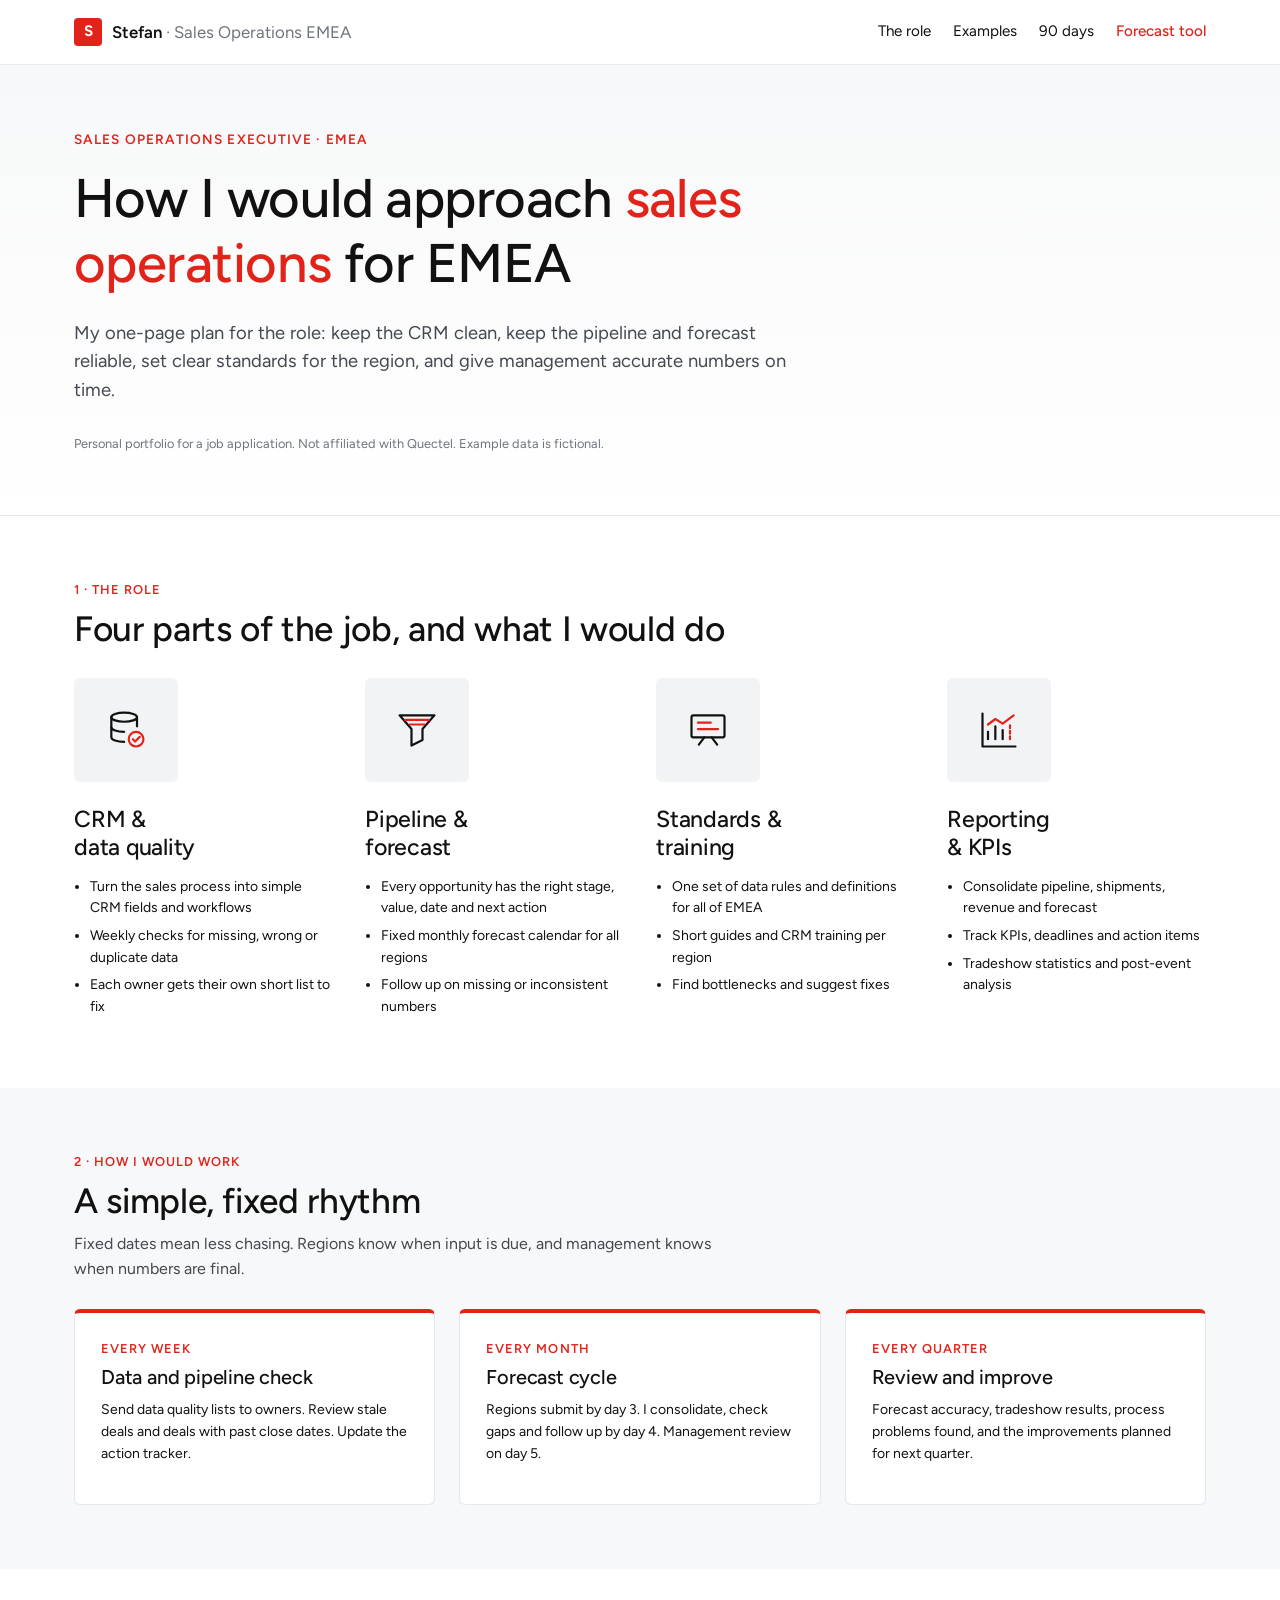
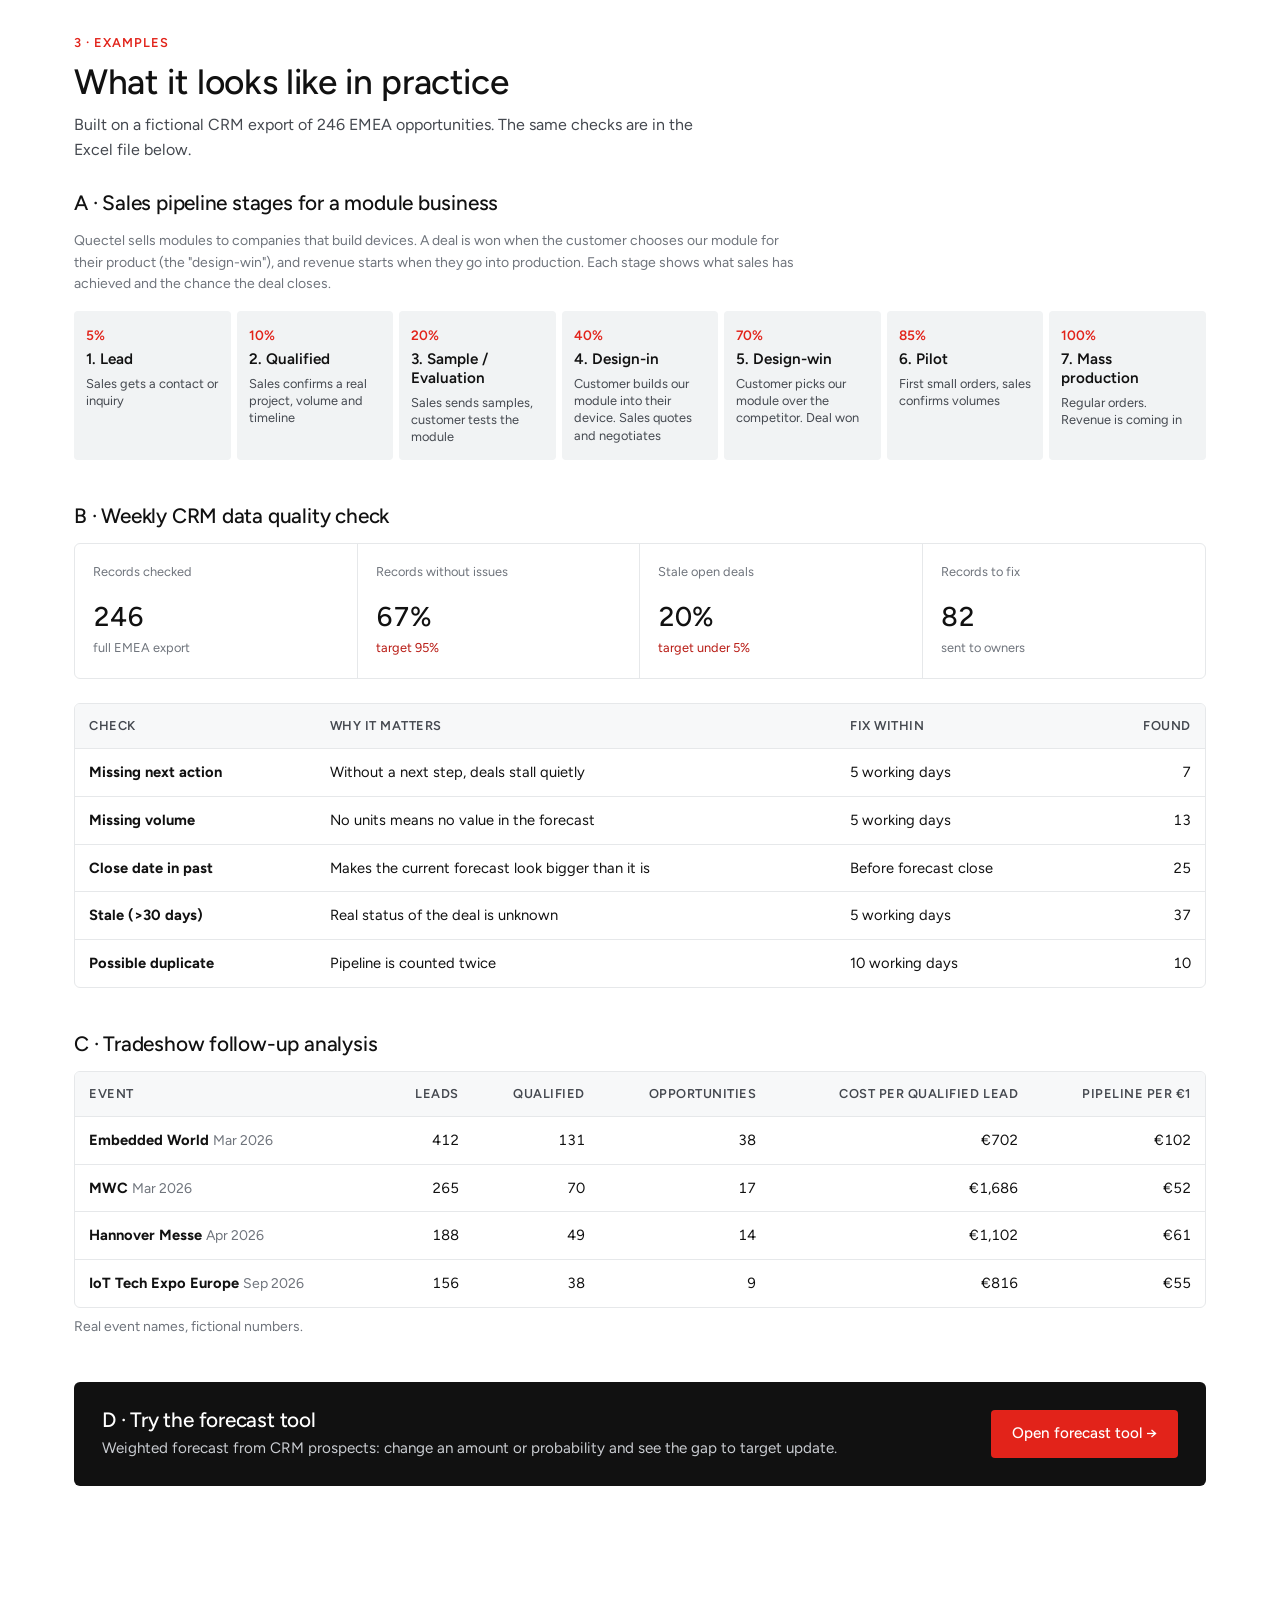
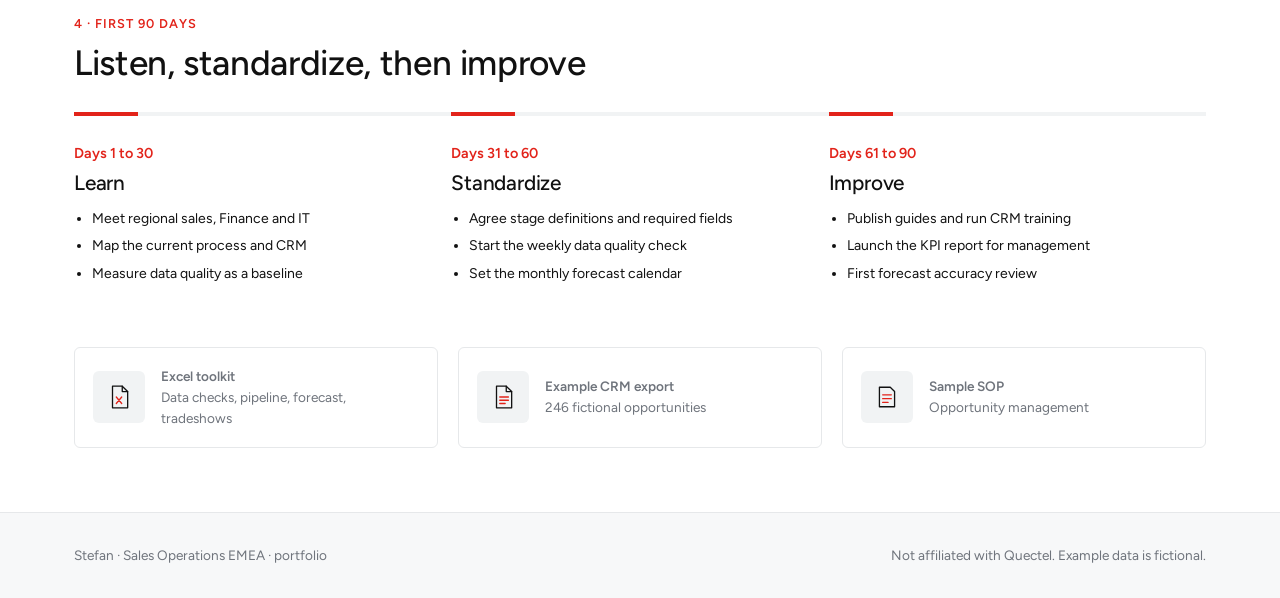
<file: index.html>
<!doctype html>
<html lang="en">
<head>
<meta charset="utf-8">
<meta name="viewport" content="width=device-width, initial-scale=1">
<title>EMEA Sales Ops Playbook</title>
<meta name="description" content="How I would approach the Sales Operations Executive EMEA role: CRM, data quality, pipeline, forecasting, standards and reporting.">
<link rel="preconnect" href="https://fonts.googleapis.com">
<link rel="preconnect" href="https://fonts.gstatic.com" crossorigin>
<link href="https://fonts.googleapis.com/css2?family=Figtree:wght@400;500;600;700&display=swap" rel="stylesheet">
<link rel="stylesheet" href="assets/styles.css">
</head>
<body>

<svg width="0" height="0" style="position:absolute" aria-hidden="true">
  <defs>
    <symbol id="i-quality" viewBox="0 0 48 48" fill="none" stroke-width="2.4" stroke-linecap="round" stroke-linejoin="round">
      <ellipse cx="22" cy="10" rx="14" ry="5" stroke="#111"/>
      <path d="M8 10v22c0 2.8 6.3 5 14 5M36 10v10" stroke="#111"/>
      <path d="M8 21c0 2.8 6.3 5 14 5" stroke="#111"/>
      <circle cx="35" cy="34" r="8" stroke="#e2231a"/>
      <path d="M31.5 34l2.5 2.5 5-5" stroke="#e2231a"/>
    </symbol>
    <symbol id="i-pipeline" viewBox="0 0 48 48" fill="none" stroke-width="2.4" stroke-linecap="round" stroke-linejoin="round">
      <path d="M5 8h38l-13 15v12l-12 6V23L5 8z" stroke="#111"/>
      <path d="M11 13h26M16 18h16" stroke="#e2231a"/>
    </symbol>
    <symbol id="i-train" viewBox="0 0 48 48" fill="none" stroke-width="2.4" stroke-linecap="round" stroke-linejoin="round">
      <rect x="6" y="8" width="36" height="24" rx="2" stroke="#111"/>
      <path d="M14 40l6-8M34 40l-6-8" stroke="#111"/>
      <path d="M13 16h14M13 23h22" stroke="#e2231a"/>
    </symbol>
    <symbol id="i-forecast" viewBox="0 0 48 48" fill="none" stroke-width="2.4" stroke-linecap="round" stroke-linejoin="round">
      <path d="M6 6v36h36" stroke="#111"/>
      <path d="M12 34V26M20 34V20M28 34V24" stroke="#111"/>
      <path d="M12 18l8-6 8 5 12-9" stroke="#e2231a"/>
      <path d="M36 34V16" stroke="#e2231a" stroke-dasharray="3 3"/>
    </symbol>
    <symbol id="i-xls" viewBox="0 0 48 48" fill="none" stroke-width="2.4" stroke-linecap="round" stroke-linejoin="round">
      <path d="M12 4h18l10 10v30H12z" stroke="#111"/>
      <path d="M30 4v10h10" stroke="#111"/>
      <path d="M19 24l10 12M29 24L19 36" stroke="#e2231a"/>
    </symbol>
    <symbol id="i-csv" viewBox="0 0 48 48" fill="none" stroke-width="2.4" stroke-linecap="round" stroke-linejoin="round">
      <path d="M12 4h18l10 10v30H12z" stroke="#111"/>
      <path d="M30 4v10h10" stroke="#111"/>
      <path d="M18 24h16M18 30h16M18 36h10" stroke="#e2231a"/>
    </symbol>
    <symbol id="i-doc" viewBox="0 0 48 48" fill="none" stroke-width="2.4" stroke-linecap="round" stroke-linejoin="round">
      <path d="M10 6h20l8 8v28H10z" stroke="#111"/>
      <path d="M16 20h16M16 27h16M16 34h10" stroke="#e2231a"/>
    </symbol>
  </defs>
</svg>

<header class="topbar">
  <div class="wrap">
    <a class="brand" href="#top">
      <span class="brand-mark">S</span>
      <span>Stefan <span class="sub">· Sales Operations EMEA</span></span>
    </a>
    <nav class="top-links">
      <a href="#role">The role</a>
      <a href="#examples">Examples</a>
      <a href="#plan">90 days</a>
      <a href="forecast.html" style="color:var(--red);font-weight:500">Forecast tool</a>
    </nav>
  </div>
</header>

<section class="hero" id="top">
  <div class="wrap">
    <div class="eyebrow">Sales Operations Executive · EMEA</div>
    <h1>How I would approach <em>sales operations</em> for EMEA</h1>
    <p class="lead">My one-page plan for the role: keep the CRM clean, keep the pipeline and forecast reliable, set clear standards for the region, and give management accurate numbers on time.</p>
    <p class="disclaimer">Personal portfolio for a job application. Not affiliated with Quectel. Example data is fictional.</p>
  </div>
</section>

<main>

<!-- 1. THE ROLE -->
<section class="block" id="role">
  <div class="wrap">
    <div class="section-head">
      <div>
        <div class="kicker">1 · The role</div>
        <h2>Four parts of the job, and what I would do</h2>
      </div>
    </div>
    <div class="tiles tiles-4">
      <div class="tile">
        <div class="icon"><svg><use href="#i-quality"/></svg></div>
        <h3>CRM &amp;<br>data quality</h3>
        <ul class="list small">
          <li>Turn the sales process into simple CRM fields and workflows</li>
          <li>Weekly checks for missing, wrong or duplicate data</li>
          <li>Each owner gets their own short list to fix</li>
        </ul>
      </div>
      <div class="tile">
        <div class="icon"><svg><use href="#i-pipeline"/></svg></div>
        <h3>Pipeline &amp;<br>forecast</h3>
        <ul class="list small">
          <li>Every opportunity has the right stage, value, date and next action</li>
          <li>Fixed monthly forecast calendar for all regions</li>
          <li>Follow up on missing or inconsistent numbers</li>
        </ul>
      </div>
      <div class="tile">
        <div class="icon"><svg><use href="#i-train"/></svg></div>
        <h3>Standards &amp;<br>training</h3>
        <ul class="list small">
          <li>One set of data rules and definitions for all of EMEA</li>
          <li>Short guides and CRM training per region</li>
          <li>Find bottlenecks and suggest fixes</li>
        </ul>
      </div>
      <div class="tile">
        <div class="icon"><svg><use href="#i-forecast"/></svg></div>
        <h3>Reporting<br>&amp; KPIs</h3>
        <ul class="list small">
          <li>Consolidate pipeline, shipments, revenue and forecast</li>
          <li>Track KPIs, deadlines and action items</li>
          <li>Tradeshow statistics and post-event analysis</li>
        </ul>
      </div>
    </div>
  </div>
</section>

<!-- 2. RHYTHM -->
<section class="block alt">
  <div class="wrap">
    <div class="section-head">
      <div>
        <div class="kicker">2 · How I would work</div>
        <h2>A simple, fixed rhythm</h2>
        <p>Fixed dates mean less chasing. Regions know when input is due, and management knows when numbers are final.</p>
      </div>
    </div>
    <div class="grid-3">
      <div class="card rhythm-card"><div class="when">Every week</div><h3>Data and pipeline check</h3><p class="small">Send data quality lists to owners. Review stale deals and deals with past close dates. Update the action tracker.</p></div>
      <div class="card rhythm-card"><div class="when">Every month</div><h3>Forecast cycle</h3><p class="small">Regions submit by day 3. I consolidate, check gaps and follow up by day 4. Management review on day 5.</p></div>
      <div class="card rhythm-card"><div class="when">Every quarter</div><h3>Review and improve</h3><p class="small">Forecast accuracy, tradeshow results, process problems found, and the improvements planned for next quarter.</p></div>
    </div>
  </div>
</section>

<!-- 3. EXAMPLES -->
<section class="block" id="examples">
  <div class="wrap">
    <div class="section-head">
      <div>
        <div class="kicker">3 · Examples</div>
        <h2>What it looks like in practice</h2>
        <p>Built on a fictional CRM export of <span id="n-opps">246</span> EMEA opportunities. The same checks are in the Excel file below.</p>
      </div>
    </div>

    <h3 class="sub-title">A · Sales pipeline stages for a module business</h3>
    <p class="muted small" style="max-width:720px">Quectel sells modules to companies that build devices. A deal is won when the customer chooses our module for their product (the "design-win"), and revenue starts when they go into production. Each stage shows what sales has achieved and the chance the deal closes.</p>
    <div class="steps" id="steps"></div>

    <h3 class="sub-title">B · Weekly CRM data quality check</h3>
    <div class="kpis kpis-4" id="dq-kpis"></div>
    <div class="table-wrap">
      <table>
        <thead><tr><th>Check</th><th>Why it matters</th><th>Fix within</th><th class="r">Found</th></tr></thead>
        <tbody id="rules-body"></tbody>
      </table>
    </div>

    <h3 class="sub-title">C · Tradeshow follow-up analysis</h3>
    <div class="table-wrap">
      <table>
        <thead><tr><th>Event</th><th class="r">Leads</th><th class="r">Qualified</th><th class="r">Opportunities</th><th class="r">Cost per qualified lead</th><th class="r">Pipeline per €1</th></tr></thead>
        <tbody id="shows-body"></tbody>
      </table>
    </div>
    <p class="small muted" style="margin-top:8px">Real event names, fictional numbers.</p>

    <div class="tool-cta">
      <div>
        <h3>D · Try the forecast tool</h3>
        <p>Weighted forecast from CRM prospects: change an amount or probability and see the gap to target update.</p>
      </div>
      <a class="btn btn-red" href="forecast.html">Open forecast tool →</a>
    </div>
  </div>
</section>

<!-- 4. 90 DAYS -->
<section class="block" id="plan">
  <div class="wrap">
    <div class="section-head">
      <div>
        <div class="kicker">4 · First 90 days</div>
        <h2>Listen, standardize, then improve</h2>
      </div>
    </div>
    <div class="plan">
      <div class="step">
        <div class="day">Days 1 to 30</div>
        <h3>Learn</h3>
        <ul class="list small">
          <li>Meet regional sales, Finance and IT</li>
          <li>Map the current process and CRM</li>
          <li>Measure data quality as a baseline</li>
        </ul>
      </div>
      <div class="step">
        <div class="day">Days 31 to 60</div>
        <h3>Standardize</h3>
        <ul class="list small">
          <li>Agree stage definitions and required fields</li>
          <li>Start the weekly data quality check</li>
          <li>Set the monthly forecast calendar</li>
        </ul>
      </div>
      <div class="step">
        <div class="day">Days 61 to 90</div>
        <h3>Improve</h3>
        <ul class="list small">
          <li>Publish guides and run CRM training</li>
          <li>Launch the KPI report for management</li>
          <li>First forecast accuracy review</li>
        </ul>
      </div>
    </div>

    <div class="downloads" style="margin-top:56px">
      <a class="download" href="data/EMEA_Sales_Ops_Toolkit.xlsx" download><span class="icon"><svg><use href="#i-xls"/></svg></span><span><strong>Excel toolkit</strong><span>Data checks, pipeline, forecast, tradeshows</span></span></a>
      <a class="download" href="data/opportunities.csv" download><span class="icon"><svg><use href="#i-csv"/></svg></span><span><strong>Example CRM export</strong><span>246 fictional opportunities</span></span></a>
      <a class="download" href="docs/SOP-opportunity-management.md"><span class="icon"><svg><use href="#i-doc"/></svg></span><span><strong>Sample SOP</strong><span>Opportunity management</span></span></a>
    </div>
  </div>
</section>

</main>

<footer>
  <div class="wrap">
    <span>Stefan · Sales Operations EMEA · portfolio</span>
    <span>Not affiliated with Quectel. Example data is fictional.</span>
  </div>
</footer>

<script src="data/data.js"></script>
<script src="assets/app.js"></script>
</body>
</html>
</file>
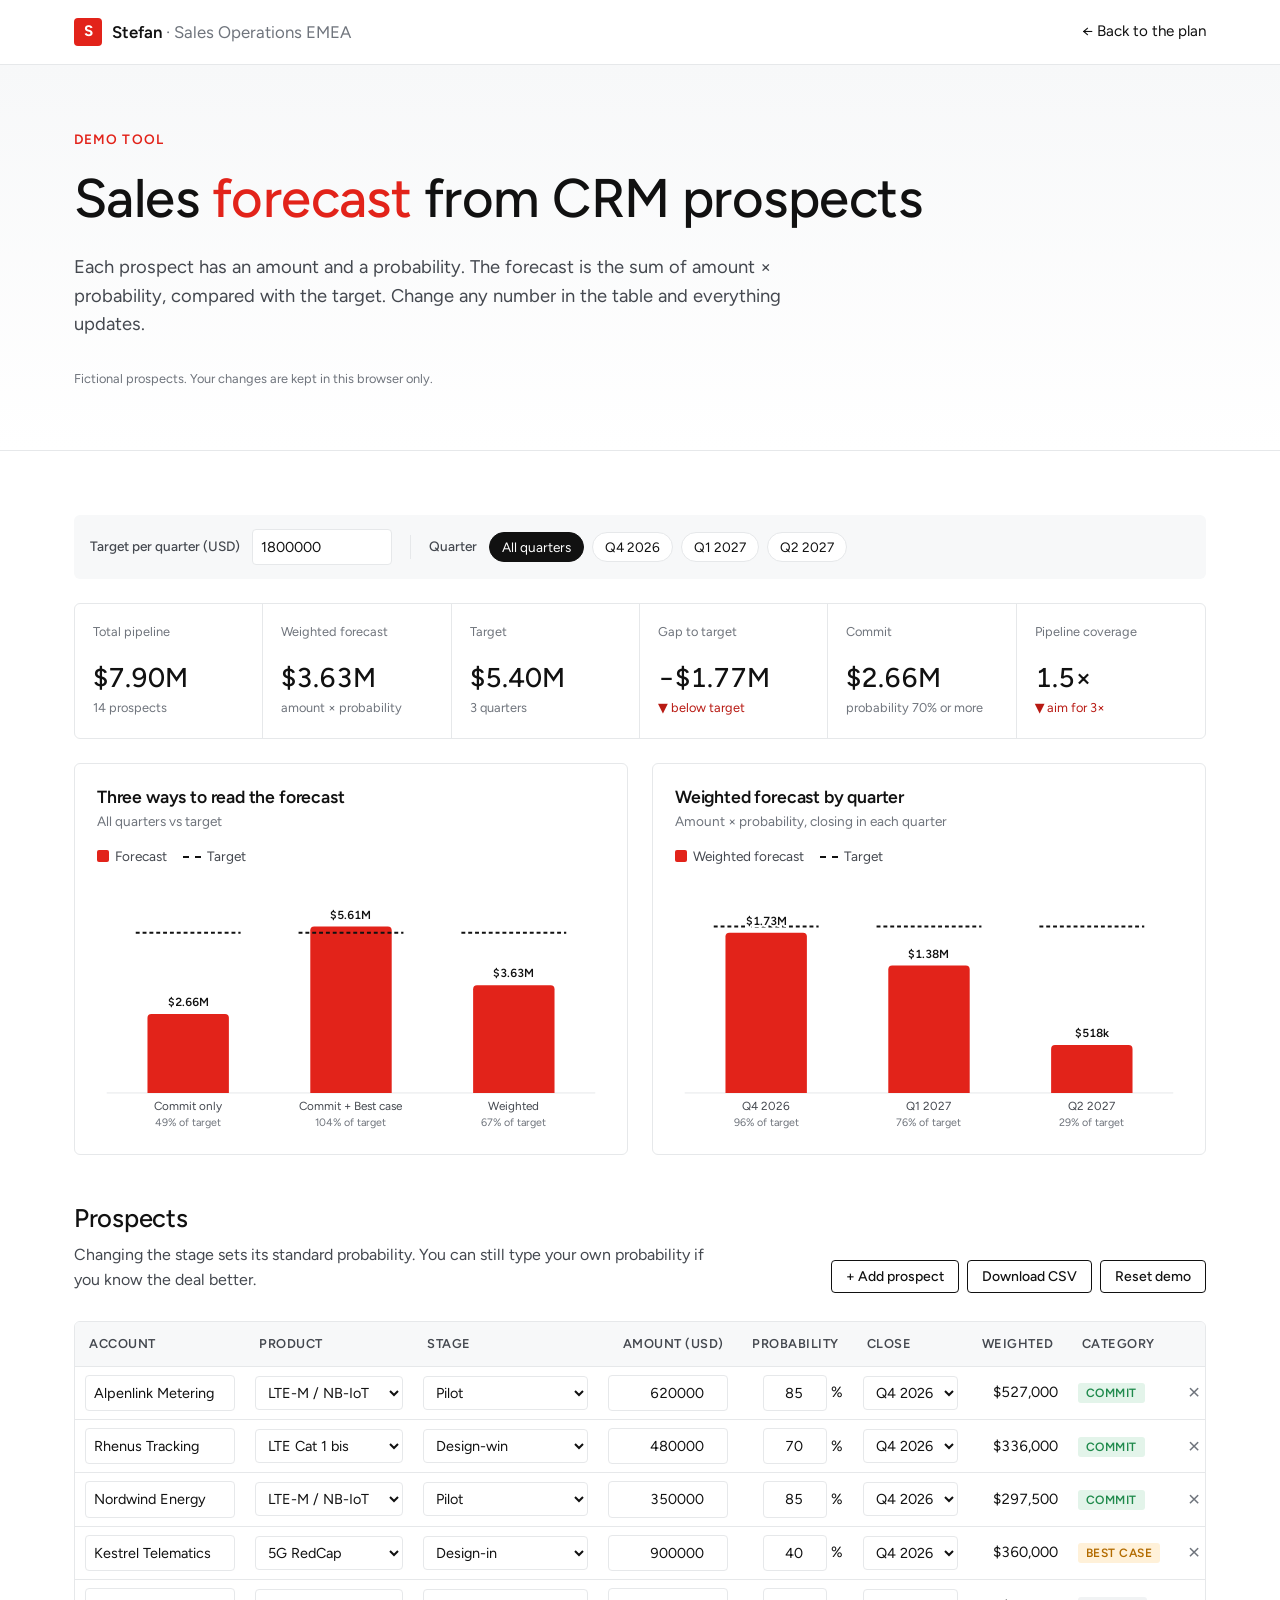
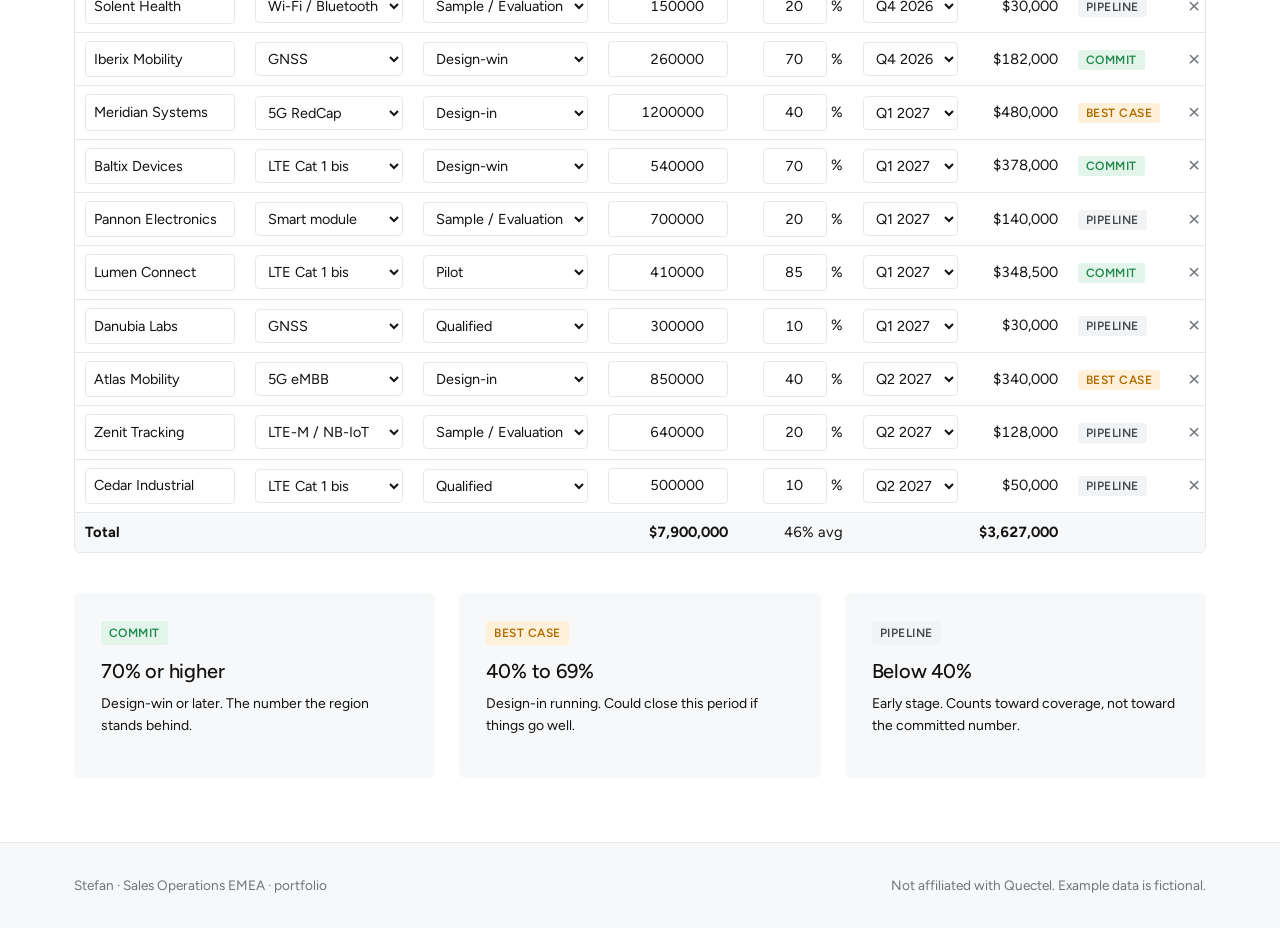
<file: forecast.html>
<!doctype html>
<html lang="en">
<head>
<meta charset="utf-8">
<meta name="viewport" content="width=device-width, initial-scale=1">
<title>Sales Forecast Tool</title>
<meta name="description" content="Demo forecast tool: weighted sales forecast from CRM prospect amount and probability.">
<link rel="preconnect" href="https://fonts.googleapis.com">
<link rel="preconnect" href="https://fonts.gstatic.com" crossorigin>
<link href="https://fonts.googleapis.com/css2?family=Figtree:wght@400;500;600;700&display=swap" rel="stylesheet">
<link rel="stylesheet" href="assets/styles.css">
</head>
<body>

<header class="topbar">
  <div class="wrap">
    <a class="brand" href="index.html">
      <span class="brand-mark">S</span>
      <span>Stefan <span class="sub">· Sales Operations EMEA</span></span>
    </a>
    <nav class="top-links">
      <a href="index.html">← Back to the plan</a>
    </nav>
  </div>
</header>

<section class="hero">
  <div class="wrap">
    <div class="eyebrow">Demo tool</div>
    <h1>Sales <em>forecast</em> from CRM prospects</h1>
    <p class="lead">Each prospect has an amount and a probability. The forecast is the sum of amount × probability, compared with the target. Change any number in the table and everything updates.</p>
    <p class="disclaimer">Fictional prospects. Your changes are kept in this browser only.</p>
  </div>
</section>

<main>
<section class="block">
  <div class="wrap">

    <div class="filters fc-controls">
      <label for="target">Target per quarter (USD)</label>
      <input id="target" class="fc-input" type="number" min="0" step="50000" inputmode="numeric">
      <span class="fc-sep"></span>
      <label>Quarter</label>
      <div id="q-chips" class="fc-chips"></div>
    </div>

    <div class="kpis" id="fc-kpis"></div>

    <div class="grid-2">
      <div class="chart-card">
        <h3>Three ways to read the forecast</h3>
        <div class="sub" id="scen-sub">Selected period vs target</div>
        <div class="legend"><span><i class="red"></i>Forecast</span><span><i class="dash"></i>Target</span></div>
        <div class="chart" id="chart-scen"></div>
      </div>
      <div class="chart-card">
        <h3>Weighted forecast by quarter</h3>
        <div class="sub">Amount × probability, closing in each quarter</div>
        <div class="legend"><span><i class="red"></i>Weighted forecast</span><span><i class="dash"></i>Target</span></div>
        <div class="chart" id="chart-q"></div>
      </div>
    </div>

    <div class="section-head" style="margin-top:48px">
      <div>
        <h2 style="font-size:1.6rem">Prospects</h2>
        <p>Changing the stage sets its standard probability. You can still type your own probability if you know the deal better.</p>
      </div>
      <div class="fc-actions">
        <button class="btn btn-ghost btn-sm" id="add">+ Add prospect</button>
        <button class="btn btn-ghost btn-sm" id="csv">Download CSV</button>
        <button class="btn btn-ghost btn-sm" id="reset">Reset demo</button>
      </div>
    </div>

    <div class="table-wrap">
      <table class="fc-table">
        <thead><tr>
          <th>Account</th><th>Product</th><th>Stage</th><th class="r">Amount (USD)</th><th class="r">Probability</th>
          <th>Close</th><th class="r">Weighted</th><th>Category</th><th></th>
        </tr></thead>
        <tbody id="rows"></tbody>
        <tfoot id="foot"></tfoot>
      </table>
    </div>

    <div class="grid-3" style="margin-top:40px">
      <div class="card alt"><span class="tag good">Commit</span><h3>70% or higher</h3><p class="small">Design-win or later. The number the region stands behind.</p></div>
      <div class="card alt"><span class="tag warn">Best case</span><h3>40% to 69%</h3><p class="small">Design-in running. Could close this period if things go well.</p></div>
      <div class="card alt"><span class="tag">Pipeline</span><h3>Below 40%</h3><p class="small">Early stage. Counts toward coverage, not toward the committed number.</p></div>
    </div>
  </div>
</section>
</main>

<footer>
  <div class="wrap">
    <span>Stefan · Sales Operations EMEA · portfolio</span>
    <span>Not affiliated with Quectel. Example data is fictional.</span>
  </div>
</footer>

<div class="tooltip" id="tooltip" role="status"></div>
<script src="assets/forecast.js"></script>
</body>
</html>
</file>
<file: assets/styles.css>
:root {
  --red: #e2231a;
  --red-dark: #b81a13;
  --red-soft: #fdecea;
  --ink: #111111;
  --ink-2: #44484f;
  --ink-3: #6f747c;
  --line: #e6e8ea;
  --tile: #f1f3f4;
  --bg: #ffffff;
  --bg-alt: #f7f8f9;
  --good: #1f8a4c;
  --good-soft: #e3f4ea;
  --warn: #b26b00;
  --warn-soft: #fff1d9;
  --bad-soft: #fbe3e1;
  --radius: 6px;
  --maxw: 1180px;
  --font: "Figtree", "Segoe UI", system-ui, -apple-system, sans-serif;
}

* { box-sizing: border-box; }
html { scroll-behavior: smooth; }
body {
  margin: 0;
  font-family: var(--font);
  color: var(--ink);
  background: var(--bg);
  font-size: 16px;
  line-height: 1.55;
  -webkit-font-smoothing: antialiased;
}
a { color: var(--red); text-decoration: none; }
a:hover { color: var(--red-dark); }
h1, h2, h3, h4 { font-weight: 500; letter-spacing: -0.01em; margin: 0; line-height: 1.2; }
p { margin: 0 0 1em; }
.wrap { max-width: var(--maxw); margin: 0 auto; padding: 0 24px; }
.muted { color: var(--ink-3); }
.small { font-size: 0.875rem; }
.num { font-variant-numeric: tabular-nums; }

/* Top bar */
.topbar { border-bottom: 1px solid var(--line); background: var(--bg); position: sticky; top: 0; z-index: 20; }
.topbar .wrap { display: flex; align-items: center; justify-content: space-between; height: 64px; gap: 16px; }
.brand { display: flex; align-items: center; gap: 10px; color: var(--ink); font-weight: 600; font-size: 1.05rem; white-space: nowrap; }
.brand-mark { width: 28px; height: 28px; border-radius: 4px; background: var(--red); color: #fff; display: grid; place-items: center; font-weight: 700; font-size: 0.95rem; }
.brand span.sub { color: var(--ink-3); font-weight: 400; }
.top-actions { display: flex; gap: 10px; }

.btn { display: inline-flex; align-items: center; gap: 8px; padding: 11px 20px; border-radius: 4px; font-weight: 500; font-size: 0.95rem; border: 1px solid transparent; cursor: pointer; font-family: inherit; transition: background 0.15s, color 0.15s, border-color 0.15s; }
.btn-red { background: var(--red); color: #fff; }
.btn-red:hover { background: var(--red-dark); color: #fff; }
.btn-ghost { border-color: var(--ink); color: var(--ink); background: transparent; }
.btn-ghost:hover { border-color: var(--red); color: var(--red); }
.btn-sm { padding: 7px 14px; font-size: 0.875rem; }

/* Hero */
.hero { padding: 72px 0 56px; background: linear-gradient(180deg, var(--bg-alt), var(--bg)); border-bottom: 1px solid var(--line); }
.eyebrow { color: var(--red); font-weight: 600; font-size: 0.85rem; letter-spacing: 0.08em; text-transform: uppercase; margin-bottom: 16px; }
.hero h1 { font-size: clamp(2rem, 4.6vw, 3.4rem); max-width: 860px; }
.hero h1 em { font-style: normal; color: var(--red); }
.hero .lead { font-size: 1.15rem; color: var(--ink-2); max-width: 720px; margin: 22px 0 30px; }
.hero-actions { display: flex; flex-wrap: wrap; gap: 12px; }
.hero-stats { display: grid; grid-template-columns: repeat(4, 1fr); gap: 0; margin-top: 52px; border-top: 1px solid var(--line); }
.hero-stats div { padding: 20px 20px 0 0; }
.hero-stats strong { display: block; font-size: 1.9rem; font-weight: 500; }
.hero-stats span { color: var(--ink-3); font-size: 0.9rem; }
.disclaimer { margin-top: 28px; font-size: 0.8rem; color: var(--ink-3); }

/* Tabs */
.tabs-bar { border-bottom: 1px solid var(--line); background: var(--bg); position: sticky; top: 64px; z-index: 15; }
.tabs { display: flex; gap: 4px; overflow-x: auto; scrollbar-width: none; }
.tabs::-webkit-scrollbar { display: none; }
.tab { flex: none; padding: 20px 22px 16px; font-size: 1.12rem; color: var(--ink); border: 0; background: none; cursor: pointer; font-family: inherit; border-bottom: 4px solid transparent; white-space: nowrap; }
.tab:hover { color: var(--red); }
.tab[aria-selected="true"] { color: var(--red); border-bottom-color: var(--red); }

.panel { padding: 56px 0 80px; }
.panel[hidden] { display: none; }
.section { margin-bottom: 64px; }
.section:last-child { margin-bottom: 0; }
.section-head { display: flex; justify-content: space-between; align-items: end; gap: 20px; margin-bottom: 28px; flex-wrap: wrap; }
.section-head h2 { font-size: clamp(1.6rem, 3vw, 2.2rem); }
.section-head p { color: var(--ink-2); max-width: 640px; margin: 10px 0 0; }
.kicker { color: var(--red); font-weight: 600; font-size: 0.8rem; letter-spacing: 0.08em; text-transform: uppercase; margin-bottom: 8px; }

/* Feature tiles (Quectel style) */
.tiles { display: grid; grid-template-columns: repeat(auto-fill, minmax(240px, 1fr)); gap: 40px 32px; }
.tile .icon { width: 104px; height: 104px; border-radius: var(--radius); background: var(--tile); display: grid; place-items: center; margin-bottom: 24px; }
.tile .icon svg { width: 44px; height: 44px; }
.tile h3 { font-size: 1.6rem; margin-bottom: 14px; }
.tile p { color: var(--ink); font-size: 1rem; }
.read-more { color: var(--red); font-weight: 500; cursor: pointer; background: none; border: 0; padding: 0; font: inherit; }
.read-more:hover { color: var(--red-dark); text-decoration: underline; }

/* Cards and grids */
.grid-2 { display: grid; grid-template-columns: repeat(2, 1fr); gap: 24px; }
.grid-3 { display: grid; grid-template-columns: repeat(3, 1fr); gap: 24px; }
.grid-4 { display: grid; grid-template-columns: repeat(4, 1fr); gap: 20px; }
.card { border: 1px solid var(--line); border-radius: var(--radius); padding: 26px; background: var(--bg); }
.card.alt { background: var(--bg-alt); border-color: transparent; }
.card h3 { font-size: 1.25rem; margin-bottom: 10px; }
.card h4 { font-size: 1rem; font-weight: 600; margin: 18px 0 6px; }
.card ul, .list { margin: 0; padding-left: 18px; }
.card li, .list li { margin-bottom: 6px; }
.card .tag { display: inline-block; margin-bottom: 14px; }

.tag { font-size: 0.75rem; font-weight: 600; letter-spacing: 0.04em; text-transform: uppercase; padding: 3px 8px; border-radius: 3px; background: var(--tile); color: var(--ink-2); }
.tag.red { background: var(--red-soft); color: var(--red-dark); }
.tag.good { background: var(--good-soft); color: var(--good); }
.tag.warn { background: var(--warn-soft); color: var(--warn); }
.tag.bad { background: var(--bad-soft); color: var(--red-dark); }

/* Plan timeline */
.plan { display: grid; grid-template-columns: repeat(3, 1fr); gap: 0; border-top: 4px solid var(--tile); }
.plan .step { padding: 26px 28px 0 0; position: relative; }
.plan .step::before { content: ""; position: absolute; top: -4px; left: 0; width: 64px; height: 4px; background: var(--red); }
.plan .step .day { color: var(--red); font-weight: 600; font-size: 0.9rem; }
.plan .step h3 { font-size: 1.3rem; margin: 6px 0 12px; }

/* Org chart */
.org { display: grid; gap: 18px; }
.org-row { display: flex; justify-content: center; gap: 14px; flex-wrap: wrap; }
.org-node { border: 1px solid var(--line); border-radius: var(--radius); padding: 14px 18px; background: var(--bg); min-width: 170px; text-align: center; }
.org-node strong { display: block; font-weight: 600; }
.org-node span { font-size: 0.85rem; color: var(--ink-3); }
.org-node.lead { background: var(--ink); color: #fff; border-color: var(--ink); }
.org-node.lead span { color: #c9ccd1; }
.org-node.ops { border: 2px solid var(--red); background: var(--red-soft); }
.org-node.ops strong { color: var(--red-dark); }
.org-connector { height: 22px; width: 2px; background: var(--line); margin: -10px auto; }
.org-caption { text-align: center; color: var(--ink-3); font-size: 0.85rem; margin-top: 4px; }

/* Hub diagram */
.hub { display: grid; grid-template-columns: 1fr auto 1fr; gap: 18px; align-items: center; }
.hub-col { display: grid; gap: 12px; }
.hub-item { background: var(--bg-alt); border-radius: var(--radius); padding: 14px 16px; }
.hub-item strong { display: block; font-weight: 600; }
.hub-item span { font-size: 0.875rem; color: var(--ink-2); }
.hub-core { width: 190px; height: 190px; border-radius: 50%; background: var(--red); color: #fff; display: grid; place-items: center; text-align: center; padding: 20px; font-weight: 600; font-size: 1.1rem; line-height: 1.3; }
.hub-core small { display: block; font-weight: 400; font-size: 0.8rem; opacity: 0.9; margin-top: 4px; }

/* Rhythm calendar */
.rhythm { display: grid; grid-template-columns: repeat(4, 1fr); gap: 20px; }
.rhythm .card { border-top: 4px solid var(--red); }
.rhythm .when { font-size: 0.8rem; text-transform: uppercase; letter-spacing: 0.08em; color: var(--red); font-weight: 600; }

/* Tables */
.table-wrap { overflow-x: auto; border: 1px solid var(--line); border-radius: var(--radius); }
table { width: 100%; border-collapse: collapse; font-size: 0.92rem; }
th, td { text-align: left; padding: 12px 14px; border-bottom: 1px solid var(--line); vertical-align: top; }
th { background: var(--bg-alt); font-weight: 600; font-size: 0.8rem; text-transform: uppercase; letter-spacing: 0.04em; color: var(--ink-2); white-space: nowrap; }
tr:last-child td { border-bottom: 0; }
td.r, th.r { text-align: right; }
.raci td.c { text-align: center; font-weight: 600; }
.raci .R { color: var(--red); }
.raci .A { color: var(--ink); background: var(--tile); }
.raci .C, .raci .I { color: var(--ink-3); }

/* Stage model */
.stages { display: grid; grid-template-columns: repeat(7, 1fr); gap: 6px; margin-bottom: 26px; }
.stage { background: var(--tile); padding: 16px 12px 14px; border-radius: 4px; position: relative; cursor: pointer; border: 2px solid transparent; text-align: left; font-family: inherit; color: var(--ink); }
.stage:hover { border-color: var(--line); background: #eaedef; }
.stage[aria-pressed="true"] { background: var(--ink); color: #fff; }
.stage .p { font-size: 0.8rem; color: var(--red); font-weight: 600; }
.stage[aria-pressed="true"] .p { color: #ff8a84; }
.stage .n { display: block; font-weight: 600; font-size: 0.95rem; line-height: 1.25; margin-top: 4px; }
.stage .idx { font-size: 0.75rem; opacity: 0.6; }
.stage-detail { display: grid; grid-template-columns: 1.2fr 1fr 1fr; gap: 24px; }
.stage-detail .card { min-height: 100%; }
.revenue-curve { margin-top: 10px; }

.object-model { display: flex; align-items: stretch; gap: 0; flex-wrap: wrap; }
.object { flex: 1 1 180px; border: 1px solid var(--line); padding: 18px; background: var(--bg); position: relative; }
.object + .object { border-left: 0; }
.object:first-child { border-radius: var(--radius) 0 0 var(--radius); }
.object:last-child { border-radius: 0 var(--radius) var(--radius) 0; }
.object .tag { margin-bottom: 8px; }
.object strong { display: block; font-size: 1.1rem; font-weight: 600; margin-bottom: 6px; }
.object p { font-size: 0.88rem; color: var(--ink-2); margin: 0; }
.object.key { background: var(--red-soft); }

/* Dashboard */
.filters { display: flex; flex-wrap: wrap; gap: 10px; align-items: center; margin-bottom: 24px; padding: 14px 16px; background: var(--bg-alt); border-radius: var(--radius); }
.filters label { font-size: 0.85rem; color: var(--ink-2); font-weight: 500; }
.chip { border: 1px solid var(--line); background: var(--bg); padding: 6px 12px; border-radius: 999px; font-size: 0.85rem; cursor: pointer; font-family: inherit; color: var(--ink); }
.chip:hover { border-color: var(--ink-3); }
.chip[aria-pressed="true"] { background: var(--ink); border-color: var(--ink); color: #fff; }

.kpis { display: grid; grid-template-columns: repeat(6, 1fr); gap: 0; border: 1px solid var(--line); border-radius: var(--radius); margin-bottom: 24px; }
.kpi { padding: 20px 18px; border-right: 1px solid var(--line); }
.kpi:last-child { border-right: 0; }
.kpi .label { font-size: 0.8rem; color: var(--ink-3); display: block; margin-bottom: 8px; min-height: 2.4em; line-height: 1.2; }
.kpi .value { font-size: 1.7rem; font-weight: 500; line-height: 1.1; }
.kpi .delta { font-size: 0.8rem; margin-top: 6px; display: flex; align-items: center; gap: 4px; }
.kpi .delta.good { color: var(--good); }
.kpi .delta.bad { color: var(--red-dark); }
.kpi .delta.neutral { color: var(--ink-3); }

.chart-card { border: 1px solid var(--line); border-radius: var(--radius); padding: 22px; position: relative; }
.chart-card h3 { font-size: 1.1rem; font-weight: 600; margin-bottom: 4px; }
.chart-card .sub { color: var(--ink-3); font-size: 0.85rem; margin-bottom: 14px; }
.chart svg { display: block; width: 100%; height: auto; overflow: visible; }
.chart text { font-family: var(--font); fill: var(--ink-2); font-size: 12px; }
.chart .axis-label { fill: var(--ink-3); font-size: 11px; }
.chart .grid { stroke: var(--line); stroke-width: 1; }
.chart .bar { fill: var(--red); }
.chart .bar.dim { fill: #f3a7a3; }
.chart .ref { stroke: var(--ink); stroke-width: 2; stroke-dasharray: 4 3; }
.chart .fc { fill: none; stroke: var(--ink); stroke-width: 2; }
.chart .hit { fill: transparent; cursor: pointer; }
.chart .hit:hover + .bar, .chart g.row:hover .bar { fill: var(--red-dark); }
.legend { display: flex; gap: 16px; font-size: 0.85rem; color: var(--ink-2); margin-bottom: 10px; flex-wrap: wrap; }
.legend i { display: inline-block; width: 12px; height: 12px; border-radius: 2px; margin-right: 6px; vertical-align: -1px; }
.legend i.red { background: var(--red); }
.legend i.outline { border: 2px solid var(--ink); }
.legend i.dash { width: 18px; height: 0; border-top: 2px dashed var(--ink); border-radius: 0; vertical-align: 3px; }

.tooltip { position: fixed; pointer-events: none; background: var(--ink); color: #fff; padding: 8px 10px; border-radius: 4px; font-size: 0.82rem; line-height: 1.35; z-index: 50; opacity: 0; transition: opacity 0.1s; max-width: 240px; }
.tooltip.show { opacity: 1; }
.tooltip b { font-weight: 600; }

.meter { height: 8px; background: var(--tile); border-radius: 4px; overflow: hidden; min-width: 80px; }
.meter > i { display: block; height: 100%; background: var(--good); border-radius: 4px; }
.meter > i.low { background: var(--red); }
.flag { display: inline-block; font-size: 0.75rem; padding: 2px 7px; border-radius: 3px; background: var(--bad-soft); color: var(--red-dark); margin: 0 4px 4px 0; white-space: nowrap; }

/* Loop */
.loop { display: grid; grid-template-columns: repeat(5, 1fr); gap: 0; counter-reset: loop; }
.loop .s { padding: 0 18px 0 0; position: relative; counter-increment: loop; }
.loop .s::before { content: counter(loop); display: grid; place-items: center; width: 36px; height: 36px; border-radius: 50%; background: var(--red); color: #fff; font-weight: 600; margin-bottom: 14px; }
.loop .s::after { content: ""; position: absolute; top: 18px; left: 44px; right: 8px; height: 2px; background: var(--line); }
.loop .s:last-child::after { display: none; }
.loop .s strong { display: block; font-weight: 600; margin-bottom: 4px; }
.loop .s p { font-size: 0.9rem; color: var(--ink-2); }

.template { background: var(--bg-alt); border-left: 4px solid var(--red); padding: 22px 26px; border-radius: 0 var(--radius) var(--radius) 0; font-size: 0.95rem; white-space: pre-line; }
.downloads { display: grid; grid-template-columns: repeat(3, 1fr); gap: 20px; }
.download { display: flex; gap: 16px; align-items: center; border: 1px solid var(--line); border-radius: var(--radius); padding: 18px; color: var(--ink); }
.download:hover { border-color: var(--red); color: var(--ink); }
.download .icon { width: 52px; height: 52px; flex: none; border-radius: var(--radius); background: var(--tile); display: grid; place-items: center; }
.download .icon svg { width: 26px; height: 26px; }
.download strong { display: block; font-weight: 600; }
.download span { font-size: 0.85rem; color: var(--ink-3); }

footer { border-top: 1px solid var(--line); padding: 32px 0; color: var(--ink-3); font-size: 0.85rem; background: var(--bg-alt); }
footer .wrap { display: flex; justify-content: space-between; gap: 20px; flex-wrap: wrap; }

@media (max-width: 1000px) {
  .kpis { grid-template-columns: repeat(3, 1fr); }
  .kpi:nth-child(3) { border-right: 0; }
  .kpi:nth-child(-n+3) { border-bottom: 1px solid var(--line); }
  .stages { grid-template-columns: repeat(4, 1fr); }
  .stage-detail, .grid-3, .downloads { grid-template-columns: 1fr; }
  .grid-4, .rhythm { grid-template-columns: repeat(2, 1fr); }
  .hub { grid-template-columns: 1fr; justify-items: center; }
  .hub-col { width: 100%; }
}
@media (max-width: 720px) {
  .wrap { padding: 0 16px; }
  .top-actions .btn-ghost { display: none; }
  .brand span.sub { display: none; }
  .hero { padding: 44px 0 36px; }
  .hero-stats { grid-template-columns: repeat(2, 1fr); }
  .grid-2, .plan, .grid-4, .rhythm, .loop { grid-template-columns: 1fr; }
  .plan .step, .loop .s { padding-bottom: 24px; }
  .loop .s::after { display: none; }
  .kpis { grid-template-columns: repeat(2, 1fr); }
  .kpi { border-right: 0; border-bottom: 1px solid var(--line); }
  .kpi:nth-child(odd) { border-right: 1px solid var(--line); }
  .stages { grid-template-columns: repeat(2, 1fr); }
  .object + .object { border-left: 1px solid var(--line); border-top: 0; }
  .object, .object:first-child, .object:last-child { border-radius: 0; flex-basis: 100%; }
  .tab { padding: 16px 14px 12px; font-size: 1rem; }
  .tabs-bar { top: 64px; }
  .tile .icon { width: 84px; height: 84px; }
}
.chart text.num { paint-order: stroke; stroke: #fff; stroke-width: 4px; stroke-linejoin: round; }

/* One-page layout */
.top-links { display: flex; gap: 22px; }
.top-links a { color: var(--ink); font-size: 0.95rem; }
.top-links a:hover { color: var(--red); }
.hero { padding: 64px 0 48px; }
.block { padding: 64px 0; scroll-margin-top: 64px; }
.block.alt { background: var(--bg-alt); }
.table-wrap.bg { background: var(--bg); }
.tiles-4 { grid-template-columns: repeat(4, 1fr); }
.tiles-4 .tile h3 { font-size: 1.45rem; }
.tiles-4 .list { padding-left: 16px; }
.rhythm-card { border-top: 4px solid var(--red); }
.rhythm-card .when { font-size: 0.8rem; text-transform: uppercase; letter-spacing: 0.08em; color: var(--red); font-weight: 600; margin-bottom: 6px; }
.sub-title { font-size: 1.3rem; margin: 44px 0 14px; }
.sub-title:first-of-type { margin-top: 8px; }
.steps { display: grid; grid-template-columns: repeat(7, 1fr); gap: 6px; margin-top: 16px; }
.stp { background: var(--tile); border-radius: 4px; padding: 14px 12px; }
.stp .p { color: var(--red); font-weight: 600; font-size: 0.85rem; display: block; }
.stp strong { display: block; font-weight: 600; font-size: 0.95rem; line-height: 1.25; margin: 4px 0 6px; }
.stp > span:last-child { font-size: 0.8rem; color: var(--ink-2); line-height: 1.35; display: block; }
.kpis-4 { grid-template-columns: repeat(4, 1fr); }
.fit td:first-child { font-weight: 500; width: 42%; }
@media (max-width: 1000px) {
  .tiles-4 { grid-template-columns: repeat(2, 1fr); }
  .steps { grid-template-columns: repeat(4, 1fr); }
  .kpis-4 { grid-template-columns: repeat(2, 1fr); }
  .kpis-4 .kpi:nth-child(2) { border-right: 0; }
  .kpis-4 .kpi:nth-child(-n+2) { border-bottom: 1px solid var(--line); }
  .kpis-4 .kpi:nth-child(3) { border-right: 1px solid var(--line); }
}
@media (max-width: 720px) {
  .top-links { display: none; }
  .tiles-4 { grid-template-columns: 1fr; }
  .steps { grid-template-columns: repeat(2, 1fr); }
  .block { padding: 44px 0; }
}

/* Forecast tool */
.fc-controls { gap: 12px; }
.fc-sep { width: 1px; height: 24px; background: var(--line); margin: 0 6px; }
.fc-chips { display: flex; gap: 8px; flex-wrap: wrap; }
.fc-input { font: inherit; font-size: 0.9rem; color: var(--ink); background: var(--bg); border: 1px solid var(--line); border-radius: 4px; padding: 6px 8px; }
.fc-input:focus { outline: 2px solid var(--red); outline-offset: -1px; border-color: var(--red); }
#target { width: 140px; }
.fc-text { width: 100%; min-width: 150px; }
.fc-num { width: 120px; text-align: right; font-variant-numeric: tabular-nums; }
.fc-small { width: 64px; }
.fc-pct { display: inline-flex; align-items: center; gap: 4px; }
.fc-table td { vertical-align: middle; padding: 8px 10px; }
.fc-table tfoot td { background: var(--bg-alt); border-top: 1px solid var(--line); }
.fc-del { border: 0; background: none; color: var(--ink-3); font-size: 1.3rem; line-height: 1; cursor: pointer; padding: 4px 8px; border-radius: 4px; }
.fc-del:hover { color: var(--red); background: var(--red-soft); }
.fc-actions { display: flex; gap: 8px; flex-wrap: wrap; }
.tool-cta { display: flex; justify-content: space-between; align-items: center; gap: 20px; flex-wrap: wrap; margin-top: 44px; padding: 26px 28px; border-radius: var(--radius); background: var(--ink); color: #fff; }
.tool-cta h3 { font-size: 1.3rem; margin-bottom: 4px; }
.tool-cta p { margin: 0; color: #c9ccd1; font-size: 0.95rem; }
.tag { white-space: nowrap; }
</file>
